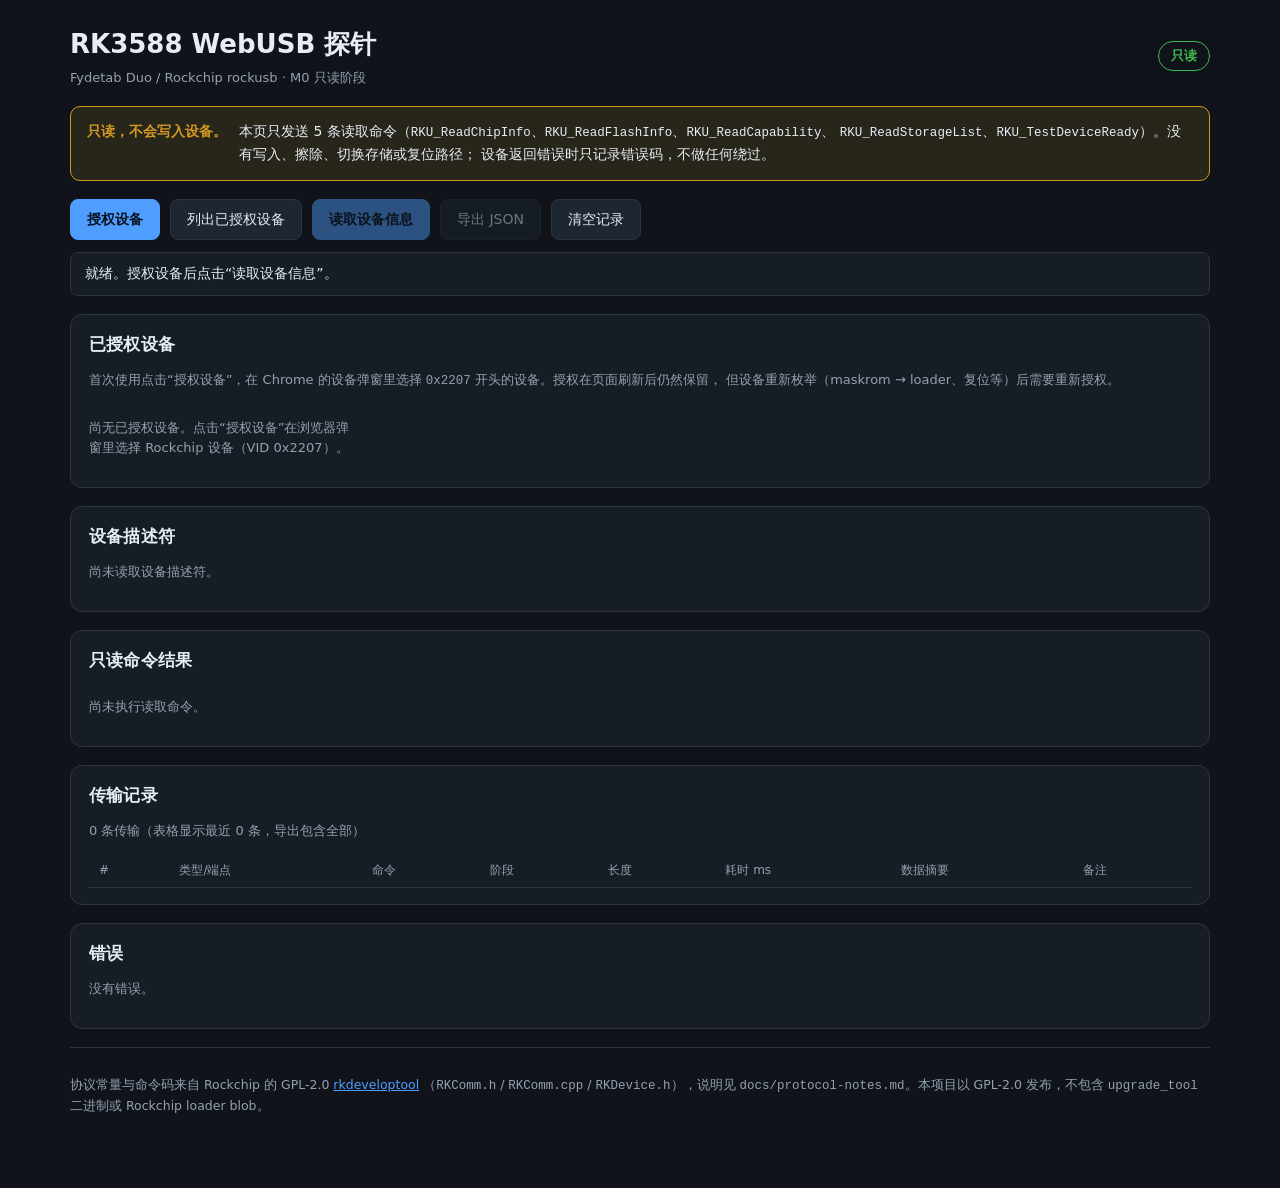
<file: web/probe/index.html>
<!doctype html>
<html lang="zh-CN">
  <head>
    <meta charset="utf-8" />
    <meta name="viewport" content="width=device-width, initial-scale=1" />
    <meta name="color-scheme" content="dark light" />
    <title>RK3588 WebUSB 只读探针（M0）</title>
    <link rel="stylesheet" href="./styles.css" />
  </head>
  <body>
    <header class="page-header">
      <div>
        <h1>RK3588 WebUSB 探针</h1>
        <p class="subtitle">Fydetab Duo / Rockchip rockusb · M0 只读阶段</p>
      </div>
      <span class="badge ok big">只读</span>
    </header>

    <!-- Prominent safety statement: this is the page's contract with the user. -->
    <section class="readonly-banner" aria-label="只读声明">
      <strong>只读，不会写入设备。</strong>
      <span>
        本页只发送 5 条读取命令（<code>RKU_ReadChipInfo</code>、<code>RKU_ReadFlashInfo</code>、<code>RKU_ReadCapability</code>、
        <code>RKU_ReadStorageList</code>、<code>RKU_TestDeviceReady</code>）。没有写入、擦除、切换存储或复位路径；
        设备返回错误时只记录错误码，不做任何绕过。
      </span>
    </section>

    <div id="support-warning" class="banner warn" hidden></div>

    <section class="controls">
      <button id="btn-request" type="button" class="primary">授权设备</button>
      <button id="btn-refresh" type="button">列出已授权设备</button>
      <button id="btn-read" type="button" class="primary">读取设备信息</button>
      <button id="btn-export" type="button">导出 JSON</button>
      <button id="btn-clear" type="button">清空记录</button>
    </section>

    <p id="status" class="status" data-tone="info">就绪。</p>

    <section class="panel">
      <h2>已授权设备</h2>
      <p class="hint">
        首次使用点击“授权设备”，在 Chrome 的设备弹窗里选择 <code>0x2207</code> 开头的设备。授权在页面刷新后仍然保留，
        但设备重新枚举（maskrom → loader、复位等）后需要重新授权。
      </p>
      <div id="device-list" class="device-list"></div>
    </section>

    <section class="panel">
      <h2>设备描述符</h2>
      <div id="descriptor"></div>
    </section>

    <section class="panel">
      <h2>只读命令结果</h2>
      <div id="results" class="results"></div>
    </section>

    <section class="panel">
      <h2>传输记录</h2>
      <p id="trace-count" class="hint"></p>
      <div class="table-wrap">
        <table class="grid trace">
          <thead>
            <tr>
              <th>#</th>
              <th>类型/端点</th>
              <th>命令</th>
              <th>阶段</th>
              <th>长度</th>
              <th>耗时 ms</th>
              <th>数据摘要</th>
              <th>备注</th>
            </tr>
          </thead>
          <tbody id="trace-body"></tbody>
        </table>
      </div>
    </section>

    <section class="panel">
      <h2>错误</h2>
      <div id="error-list"></div>
    </section>

    <footer class="page-footer">
      <p>
        协议常量与命令码来自 Rockchip 的 GPL-2.0
        <a href="https://github.com/rockchip-linux/rkdeveloptool" rel="noreferrer">rkdeveloptool</a>
        （<code>RKComm.h</code> / <code>RKComm.cpp</code> / <code>RKDevice.h</code>），说明见
        <code>docs/protocol-notes.md</code>。本项目以 GPL-2.0 发布，不包含 <code>upgrade_tool</code> 二进制或 Rockchip loader blob。
      </p>
    </footer>

    <script type="module" src="./probe.js"></script>
  </body>
</html>
</file>
<file: web/probe/styles.css>
:root {
  color-scheme: dark;
  --bg: #10141a;
  --panel: #171d25;
  --panel-2: #1e2631;
  --border: #2b3543;
  --text: #e6edf3;
  --muted: #93a1b1;
  --accent: #4f9dff;
  --ok: #3fb950;
  --warn: #d29922;
  --error: #f85149;
  --mono: ui-monospace, SFMono-Regular, "SF Mono", Menlo, Consolas, monospace;
}

* {
  box-sizing: border-box;
}

body {
  margin: 0 auto;
  max-width: 1180px;
  padding: 24px 20px 64px;
  background: var(--bg);
  color: var(--text);
  font: 15px/1.55 system-ui, -apple-system, "Segoe UI", "Noto Sans CJK SC", sans-serif;
}

h1 {
  margin: 0;
  font-size: 26px;
}

h2 {
  margin: 0 0 10px;
  font-size: 17px;
  letter-spacing: 0.01em;
}

h3 {
  margin: 18px 0 8px;
  font-size: 14px;
  color: var(--muted);
  font-weight: 600;
}

code,
.mono {
  font-family: var(--mono);
  font-size: 12.5px;
}

a {
  color: var(--accent);
}

.page-header {
  display: flex;
  align-items: center;
  justify-content: space-between;
  gap: 16px;
  margin-bottom: 18px;
}

.subtitle {
  margin: 4px 0 0;
  color: var(--muted);
  font-size: 13px;
}

.readonly-banner {
  display: flex;
  gap: 12px;
  align-items: baseline;
  padding: 14px 16px;
  margin-bottom: 18px;
  border: 1px solid var(--warn);
  border-radius: 10px;
  background: rgba(210, 153, 34, 0.12);
  font-size: 14px;
}

.readonly-banner strong {
  color: var(--warn);
  white-space: nowrap;
}

.banner {
  padding: 12px 16px;
  border-radius: 10px;
  margin-bottom: 18px;
  border: 1px solid var(--border);
}

.banner.warn {
  border-color: var(--error);
  background: rgba(248, 81, 73, 0.12);
}

.controls {
  display: flex;
  flex-wrap: wrap;
  gap: 10px;
  margin-bottom: 12px;
}

button {
  padding: 9px 16px;
  border-radius: 8px;
  border: 1px solid var(--border);
  background: var(--panel-2);
  color: var(--text);
  font: inherit;
  font-size: 14px;
  cursor: pointer;
}

button:hover:not(:disabled) {
  border-color: var(--accent);
}

button.primary {
  background: var(--accent);
  border-color: var(--accent);
  color: #07121f;
  font-weight: 600;
}

button:disabled {
  opacity: 0.45;
  cursor: not-allowed;
}

.status {
  margin: 0 0 18px;
  padding: 10px 14px;
  border-radius: 8px;
  border: 1px solid var(--border);
  background: var(--panel);
  font-size: 14px;
}

.status[data-tone="ok"] {
  border-color: var(--ok);
}

.status[data-tone="warn"] {
  border-color: var(--warn);
}

.status[data-tone="error"] {
  border-color: var(--error);
}

.status[data-tone="busy"] {
  border-color: var(--accent);
}

.panel {
  margin-bottom: 18px;
  padding: 16px 18px;
  border: 1px solid var(--border);
  border-radius: 12px;
  background: var(--panel);
}

.hint,
.muted {
  color: var(--muted);
  font-size: 13px;
}

.small {
  font-size: 12px;
}

.device-list {
  display: grid;
  gap: 10px;
  grid-template-columns: repeat(auto-fill, minmax(260px, 1fr));
}

.device-card {
  display: flex;
  flex-direction: column;
  gap: 4px;
  align-items: flex-start;
  text-align: left;
  padding: 12px 14px;
}

.device-card.selected {
  border-color: var(--accent);
  box-shadow: 0 0 0 1px var(--accent) inset;
}

.device-title {
  font-weight: 600;
}

.device-sub {
  font-family: var(--mono);
  font-size: 12px;
  color: var(--muted);
}

table {
  width: 100%;
  border-collapse: collapse;
  font-size: 13px;
}

table.kv th {
  width: 240px;
  text-align: left;
  font-weight: 500;
  color: var(--muted);
  vertical-align: top;
  padding: 5px 12px 5px 0;
}

table.kv td {
  padding: 5px 0;
  font-family: var(--mono);
  font-size: 12.5px;
  word-break: break-word;
}

table.grid th,
table.grid td {
  border-bottom: 1px solid var(--border);
  padding: 7px 10px;
  text-align: left;
  vertical-align: top;
}

table.grid th {
  color: var(--muted);
  font-weight: 500;
  font-size: 12px;
  text-transform: none;
}

table.trace td {
  font-family: var(--mono);
  font-size: 12px;
  white-space: nowrap;
}

table.grid tr.error td {
  color: var(--error);
}

.table-wrap {
  overflow-x: auto;
}

.results {
  display: grid;
  gap: 12px;
  grid-template-columns: repeat(auto-fill, minmax(340px, 1fr));
}

.card {
  border: 1px solid var(--border);
  border-radius: 10px;
  background: var(--panel-2);
  padding: 12px 14px;
}

.card.ok {
  border-left: 3px solid var(--ok);
}

.card.error {
  border-left: 3px solid var(--error);
}

.card header {
  display: flex;
  align-items: center;
  gap: 10px;
  margin-bottom: 4px;
}

.card h3 {
  margin: 0;
  font-size: 14px;
  color: var(--text);
}

.card-body {
  margin-top: 8px;
  display: grid;
  gap: 3px;
}

.row {
  display: grid;
  grid-template-columns: 150px 1fr;
  gap: 8px;
  font-size: 12.5px;
}

.row-key {
  color: var(--muted);
  font-family: var(--mono);
  font-size: 12px;
}

.row-value {
  font-family: var(--mono);
  word-break: break-word;
}

.row.error .row-value {
  color: var(--error);
}

.badge {
  display: inline-block;
  padding: 1px 8px;
  border-radius: 999px;
  font-size: 11px;
  font-weight: 600;
  border: 1px solid var(--border);
  color: var(--muted);
}

.badge.ok {
  color: var(--ok);
  border-color: var(--ok);
}

.badge.error {
  color: var(--error);
  border-color: var(--error);
}

.badge.big {
  font-size: 13px;
  padding: 4px 12px;
}

.page-footer {
  color: var(--muted);
  font-size: 12.5px;
  border-top: 1px solid var(--border);
  padding-top: 14px;
}

#error-list ul {
  margin: 0;
  padding-left: 18px;
  font-size: 13px;
}
</file>
